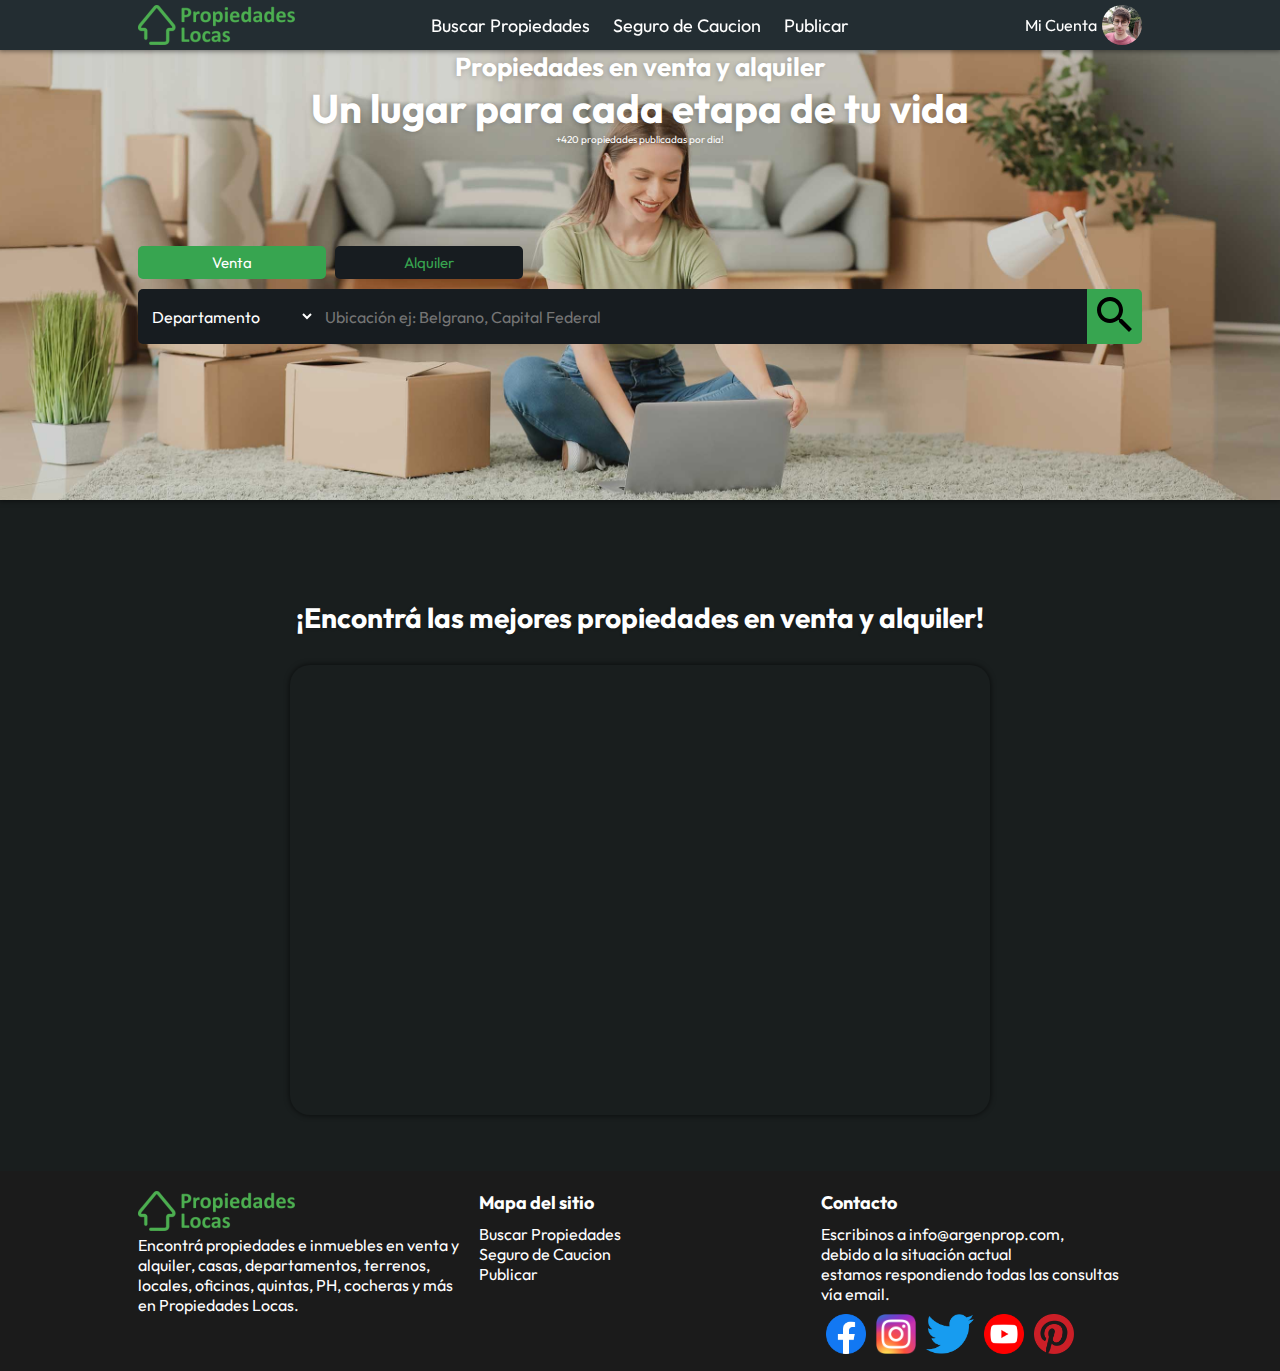
<file: index.html>
<!DOCTYPE html>
<html lang="en">

<head>
    <meta charset="UTF-8">
    <meta http-equiv="X-UA-Compatible" content="IE=edge">
    <meta name="viewport" content="width=device-width, initial-scale=1" />

    <!-- FavIcon -->
    <link rel="icon" type="image/x-icon" href="resources/img/logos/propiedades-locas-icon.png">

    <!-- Incluyo las fonts de google -->
    <link rel="preconnect" href="https://fonts.googleapis.com">
    <link rel="preconnect" href="https://fonts.gstatic.com" crossorigin>
    <link href="https://fonts.googleapis.com/css2?family=Outfit:wght@300&display=swap" rel="stylesheet">

    <!-- Hoja de estilos -->
    <link rel="stylesheet" href="style.css">

    <title>Propiedades Locas</title>
</head>

<body>
    <!-- Header de la pagina, nav bar y perfil de usuario-->
    <header>
        <div class="container">
            <!-- Logo de la empresa, al hacer click te manda al inicio -->
            <a id="inicio" href="index.html">
                <img src="resources/img/logos/propiedades-locas.png" alt="Propiedades Locas">
            </a>
            <!-- Barra de navegacion -->
            <nav>
                <ul>
                    <li><a href="Buscar.html">Buscar Propiedades</a></li>
                    <li><a href="Seguro.html">Seguro de Caucion</a></li>
                    <li><a href="Publicar.html">Publicar</a></li>
                </ul>
            </nav>
            <!-- Perfil logeado en la pagina -->
            <a id="user" href="Perfil.html">
                <span>Mi Cuenta</span>
                <img src="resources/img/users/perfil.jpg" alt="Foto de perfil del usuario">
            </a>
        </div>
    </header>

    <!-- Contenido de la pagina -->
    <main id="index">
        <div class="buscador">
            <div class="container">
                <h1>Propiedades en venta y alquiler</h1>
                <h2>Un lugar para cada etapa de tu vida</h2>
                <p>+420 propiedades publicadas por dia!</p>
                <div class="tipo-operacion">
                    <ul>
                        <li><button class="enfasis">Venta</button></li>
                        <li><button class="oscuro">Alquiler</button></li>
                    </ul>
                </div>
                <div class="buscador-barra">
                    <select>
                        <option value="Departamento">Departamento</option>
                        <option value="PH">PH</option>
                        <option value="Casa">Casa</option>
                        <option value="Quinta">Quinta</option>
                        <option value="Local">Local</option>
                    </select>
                    <input type="text" placeholder="Ubicación ej: Belgrano, Capital Federal">
                    <button class="enfasis">
                        <a href="Buscar.html" class="enfasis">
                            <span>Buscar</span>
                            <a href="Buscar.html"><img alt="Icono buscar"></a>
                        </a>
                    </button>
                </div>
            </div>
        </div>

        <div class="container informacion">
            <h3>¡Encontrá las mejores propiedades en venta y alquiler!</h3>
            <iframe width="700" height="450" src="https://www.youtube.com/embed/bLx0c-dqow8"
                title="YouTube video player" frameborder="0"
                allow="accelerometer; autoplay; clipboard-write; encrypted-media; gyroscope; picture-in-picture"
                allowfullscreen></iframe>
        </div>
    </main>

    <!-- Pie de pagina -->
    <footer>
        <div class="container">
            <div class="footer_tarjeta">
                <a href="index.html">
                    <img src="resources/img/logos/propiedades-locas.png" alt="Propiedades Locas">
                </a>
                <p>
                    Encontrá propiedades e inmuebles en venta y alquiler, casas, departamentos, terrenos, locales,
                    oficinas, quintas, PH, cocheras y más en Propiedades Locas.
                </p>
            </div>

            <div class="footer_tarjeta">
                <h2>Mapa del sitio</h2>
                <ul>
                    <li><a href="Buscar.html">Buscar Propiedades</a></li>
                    <li><a href="Seguro.html">Seguro de Caucion</a></li>
                    <li><a href="Publicar.html"> Publicar</a></li>
                </ul>
            </div>

            <div class="footer_tarjeta" id="contacto">
                <h2>Contacto</h2>
                <p>Escribinos a info@argenprop.com,</p>
                <p>debido a la situación actual</p>
                <p>estamos respondiendo todas las consultas vía email.</p>
                <ul>
                    <li>
                        <a href="https://www.facebook.com/argenprop" target="_blank" rel="noopener noreferrer"><img
                                src="resources/img/logos/facebook-logo.png" alt="Logo de Facebook"></a>
                    </li>
                    <li>
                        <a href="https://www.instagram.com/argenprop" target="_blank" rel="noopener noreferrer"><img
                                src="resources/img/logos/instagram-logo.png" alt="Logo de Instagram"></a>
                    </li>
                    <li>
                        <a href="https://twitter.com/argenprop" target="_blank" rel="noopener noreferrer"><img
                                src="resources/img/logos/twitter-logo.png" alt="Logo de Twitter"></a>
                    </li>
                    <li>
                        <a href="https://www.youtube.com/user/Argenprop" target="_blank" rel="noopener noreferrer"><img
                                src="resources/img/logos/youtube-logo.png" alt="Logo de Youtube"></a>
                    </li>
                    <li>
                        <a href="https://ar.pinterest.com/argenprop" target="_blank" rel="noopener noreferrer"><img
                                src="resources/img/logos/pintrest-logo.png" alt="Logo de Pintrest"></a>
                    </li>
                </ul>
            </div>
        </div>
    </footer>
</body>

</html>
</file>
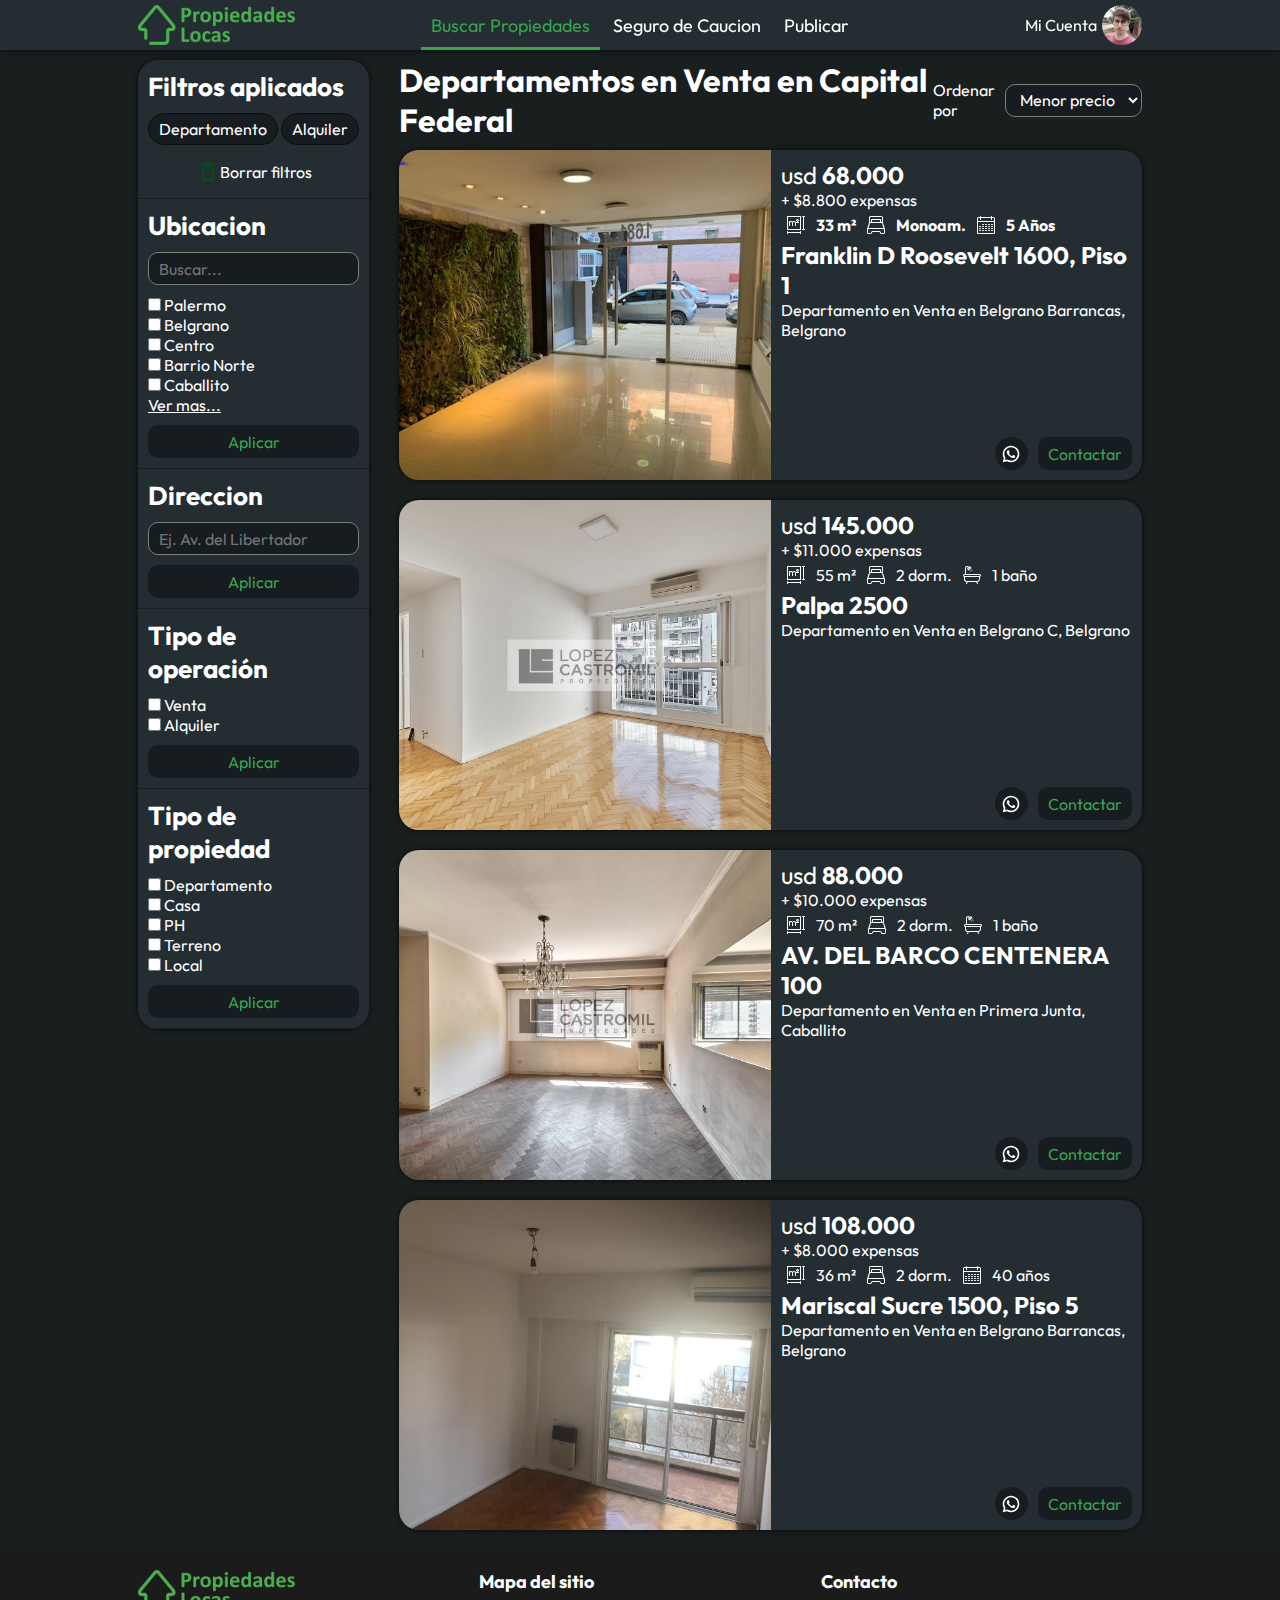
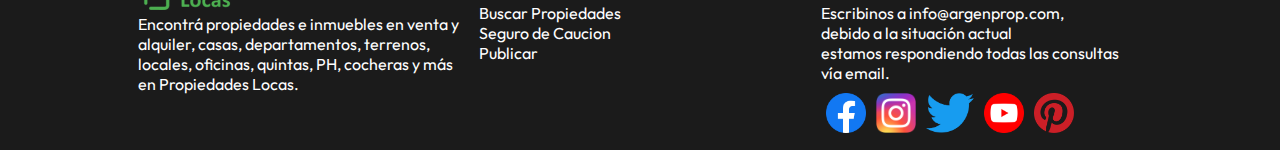
<file: Buscar.html>
<!DOCTYPE html>
<html lang="en">

<head>
    <meta charset="UTF-8">
    <meta http-equiv="X-UA-Compatible" content="IE=edge">
    <meta name="viewport" content="width=device-width, initial-scale=1.0">

    <!-- FavIcon -->
    <link rel="icon" type="image/x-icon" href="resources/img/logos/propiedades-locas-icon.png">

    <!-- Incluyo las fonts de google -->
    <link rel="preconnect" href="https://fonts.googleapis.com">
    <link rel="preconnect" href="https://fonts.gstatic.com" crossorigin>
    <link href="https://fonts.googleapis.com/css2?family=Outfit:wght@300&display=swap" rel="stylesheet">

    <!-- Hoja de estilos -->
    <link rel="stylesheet" href="style.css">

    <title>Propiedades Locas - Buscar propiedades</title>
</head>

<body>
    <!-- Header de la pagina, nav bar y perfil de usuario-->
    <header>
        <div class="container">
            <!-- Logo de la empresa, al hacer click te manda al inicio -->
            <a id="inicio" href="index.html">
                <img src="resources/img/logos/propiedades-locas.png" alt="Propiedades Locas">
            </a>
            <!-- Barra de navegacion -->
            <nav>
                <ul>
                    <li><a href="Buscar.html" id="selected">Buscar Propiedades</a></li>
                    <li><a href="Seguro.html">Seguro de Caucion</a></li>
                    <li><a href="Publicar.html">Publicar</a></li>
                </ul>
            </nav>
            <!-- Perfil logeado en la pagina -->
            <a id="user" href="Perfil.html">
                <span>Mi Cuenta</span>
                <img src="resources/img/users/perfil.jpg" alt="Foto de perfil del usuario">
            </a>
        </div>
    </header>

    <!-- Contenido de la pagina -->
    <main id="buscar">
        <div class="container">
            <!-- Barra lateral con filtros de busqueda -->
            <aside>
                <div class="filtros">
                    <div class="filtros-card">
                        <h2>Filtros aplicados</h2>
                        <ul>
                            <li class="tags">Departamento</span></li>
                            <li class="tags"><span>Alquiler</span></li>
                        </ul>
                        <button class="trans">
                            <img src=" resources/img/buttons/delete_black_green_48dp.svg" alt="Borrar">
                            <span>Borrar filtros</span>
                        </button>
                    </div>

                    <div class="filtros-card">
                        <h2>Ubicacion</h2>
                        <input type="text" placeholder="Buscar...">
                        <ul>
                            <li><label for="check-01">
                                    <input type="checkbox" id="check-01"> Palermo
                                </label></li>
                            <li><label for="check-02">
                                    <input type="checkbox" id="check-02"> Belgrano
                                </label></li>
                            <li><label for="check-03">
                                    <input type="checkbox" id="check-03"> Centro
                                </label></li>
                            <li><label for="check-04">
                                    <input type="checkbox" id="check-04"> Barrio Norte
                                </label></li>
                            <li><label for="check-05">
                                    <input type="checkbox" id="check-05"> Caballito
                                </label></li>
                            <li><a href="">Ver mas...</a></li>
                        </ul>
                        <button>Aplicar</button>
                    </div>

                    <div class="filtros-card">
                        <h2>Direccion</h2>
                        <input type="text" placeholder="Ej. Av. del Libertador">
                        <button>Aplicar</button>
                    </div>

                    <div class="filtros-card">
                        <h2>Tipo de operación</h2>
                        <ul>
                            <li><label for="check-06">
                                    <input type="checkbox" id="check-06"> Venta
                                </label></li>
                            <li><label for="check-07">
                                    <input type="checkbox" id="check-07"> Alquiler
                                </label></li>
                        </ul>
                        <button>Aplicar</button>
                    </div>

                    <div class="filtros-card">
                        <h2>Tipo de propiedad</h2>
                        <ul>
                            <li><label for="check-08">
                                    <input type="checkbox" id="check-08"> Departamento
                                </label></li>
                            <li><label for="check-09">
                                    <input type="checkbox" id="check-09"> Casa
                                </label></li>
                            <li><label for="check-10">
                                    <input type="checkbox" id="check-10"> PH
                                </label></li>
                            <li><label for="check-11">
                                    <input type="checkbox" id="check-11"> Terreno
                                </label></li>
                            <li><label for="check-12">
                                    <input type="checkbox" id="check-12"> Local
                                </label></li>
                        </ul>
                        <button>Aplicar</button>
                    </div>
                </div>
            </aside>

            <!-- Resultados de la busqueda -->
            <section>
                <div class="Buscador">
                    <h1>Departamentos en Venta en Capital Federal</h1>
                    <div class="filtros">
                        <div>
                            <span>Ordenar por</span>
                            <select>
                                <option value="precio-low">Menor precio</option>
                                <option value="precio-big">Mayor precio</option>
                                <option value="time-low">Más nuevos</option>
                                <option value="time-big">Más antiguos</option>
                            </select>
                        </div>
                        <button>
                            <i class="icono-filtros icono-pequeño"></i>
                            <span> Filtros</span>
                        </button>
                    </div>
                </div>

                <div class="tarjetas-container">
                    <div class="tarjeta">
                        <div class="grid">
                            <div class="tarjeta-img">
                                <img src="resources/img/inmuebles/001/01.jpg" alt="Foto preview del departamento 001">
                            </div>
                            <div class="info">
                                <p class="valor">usd <strong>68.000</strong></p>
                                <p class="expensas">+ $8.800 expensas</p>
                                <ul>
                                    <li>
                                        <div class="icono-pequeño icono-superficie"></div>
                                        <strong>33 m²</strong>
                                    </li>
                                    <li>
                                        <div class="icono-pequeño icono-dormitorios"></div>
                                        <strong>Monoam.</strong>
                                    </li>
                                    <li>
                                        <div class="icono-pequeño icono-antiguedad"></div>
                                        <strong>5 Años</strong>
                                    </li>
                                </ul>
                                <h2>Franklin D Roosevelt 1600, Piso 1</h2>
                                <p>Departamento en Venta en Belgrano Barrancas, Belgrano</p>
                                <div class="tarjeta-contact">
                                    <button class="btn-whatsapp"><i class="icono-whatsapp icono-pequeño"></i></button>
                                    <button>Contactar</button>
                                </div>
                            </div>
                        </div>
                    </div>

                    <div class="tarjeta">
                        <div class="grid">
                            <div class="tarjeta-img">
                                <img src="resources/img/inmuebles/002/01.jpg" alt="Foto preview del departamento 002">
                            </div>
                            <div class="info">
                                <p class="valor">usd <strong>145.000</strong></p>
                                <p class="expensas">+ $11.000 expensas</p>
                                <ul>
                                    <li>
                                        <div class="icono-pequeño icono-superficie"></div>
                                        <span>55 m²</span>
                                    </li>
                                    <li>
                                        <div class="icono-pequeño icono-dormitorios"></div>
                                        <span>2 dorm.</span>
                                    </li>
                                    <li>
                                        <div class="icono-pequeño icono-baño"></div>
                                        <span>1 baño</span>
                                    </li>
                                </ul>
                                <h2>Palpa 2500</h2>
                                <p>Departamento en Venta en Belgrano C, Belgrano</p>
                                <div class="tarjeta-contact">
                                    <button class="btn-whatsapp"><i class="icono-whatsapp icono-pequeño"></i></button>
                                    <button>Contactar</button>
                                </div>
                            </div>
                        </div>
                    </div>

                    <div class="tarjeta">
                        <div class="grid">
                            <div class="tarjeta-img">
                                <img src="resources/img/inmuebles/003/01.jpg" alt="Foto preview del departamento 003">
                            </div>
                            <div class="info">
                                <p class="valor">usd <strong>88.000</strong></p>
                                <p class="expensas">+ $10.000 expensas</p>
                                <ul>
                                    <li>
                                        <div class="icono-pequeño icono-superficie"></div>
                                        <span>70 m²</span>
                                    </li>
                                    <li>
                                        <div class="icono-pequeño icono-dormitorios"></div>
                                        <span>2 dorm.</span>
                                    </li>
                                    <li>
                                        <div class="icono-pequeño icono-baño"></div>
                                        <span>1 baño</span>
                                    </li>
                                </ul>
                                <h2>AV. DEL BARCO CENTENERA 100</h2>
                                <p>Departamento en Venta en Primera Junta, Caballito</p>
                                <div class="tarjeta-contact">
                                    <button class="btn-whatsapp"><i class="icono-whatsapp icono-pequeño"></i></button>
                                    <button>Contactar</button>
                                </div>
                            </div>
                        </div>
                    </div>

                    <div class="tarjeta">
                        <div class="grid">
                            <div class="tarjeta-img">
                                <img src="resources/img/inmuebles/004/01.jpg" alt="Foto preview del departamento 004">
                            </div>
                            <div class="info">
                                <p class="valor">usd <strong>108.000</strong></p>
                                <p class="expensas">+ $8.000 expensas</p>
                                <ul>
                                    <li>
                                        <div class="icono-pequeño icono-superficie"></div>
                                        <span>36 m²</span>
                                    </li>
                                    <li>
                                        <div class="icono-pequeño icono-dormitorios"></div>
                                        <span>2 dorm.</span>
                                    </li>
                                    <li>
                                        <div class="icono-pequeño icono-antiguedad"></div>
                                        <span>40 años</span>
                                    </li>
                                </ul>
                                <h2>Mariscal Sucre 1500, Piso 5</h2>
                                <p>Departamento en Venta en Belgrano Barrancas, Belgrano</p>
                                <div class="tarjeta-contact">
                                    <button class="btn-whatsapp"><i class="icono-whatsapp icono-pequeño"></i></button>
                                    <button>Contactar</button>
                                </div>
                            </div>
                        </div>
                    </div>
                </div>
            </section>
        </div>
    </main>

    <!-- Pie de pagina -->
    <footer>
        <div class="container">
            <div class="footer_tarjeta">
                <a href="index.html">
                    <img src="resources/img/logos/propiedades-locas.png" alt="Propiedades Locas">
                </a>
                <p>
                    Encontrá propiedades e inmuebles en venta y alquiler, casas, departamentos, terrenos, locales,
                    oficinas, quintas, PH, cocheras y más en Propiedades Locas.
                </p>
            </div>

            <div class="footer_tarjeta">
                <h2>Mapa del sitio</h2>
                <ul>
                    <li><a href="Buscar.html">Buscar Propiedades</a></li>
                    <li><a href="Seguro.html">Seguro de Caucion</a></li>
                    <li><a href="Publicar.html"> Publicar</a></li>
                </ul>
            </div>

            <div class="footer_tarjeta" id="contacto">
                <h2>Contacto</h2>
                <p>Escribinos a info@argenprop.com,</p>
                <p>debido a la situación actual</p>
                <p>estamos respondiendo todas las consultas vía email.</p>
                <ul>
                    <li>
                        <a href="https://www.facebook.com/argenprop" target="_blank" rel="noopener noreferrer"><img
                                src="resources/img/logos/facebook-logo.png" alt="Logo de Facebook"></a>
                    </li>
                    <li>
                        <a href="https://www.instagram.com/argenprop" target="_blank" rel="noopener noreferrer"><img
                                src="resources/img/logos/instagram-logo.png" alt="Logo de Instagram"></a>
                    </li>
                    <li>
                        <a href="https://twitter.com/argenprop" target="_blank" rel="noopener noreferrer"><img
                                src="resources/img/logos/twitter-logo.png" alt="Logo de Twitter"></a>
                    </li>
                    <li>
                        <a href="https://www.youtube.com/user/Argenprop" target="_blank" rel="noopener noreferrer"><img
                                src="resources/img/logos/youtube-logo.png" alt="Logo de Youtube"></a>
                    </li>
                    <li>
                        <a href="https://ar.pinterest.com/argenprop" target="_blank" rel="noopener noreferrer"><img
                                src="resources/img/logos/pintrest-logo.png" alt="Logo de Pintrest"></a>
                    </li>
                </ul>
            </div>
        </div>
    </footer>
</body>

</html>
</file>
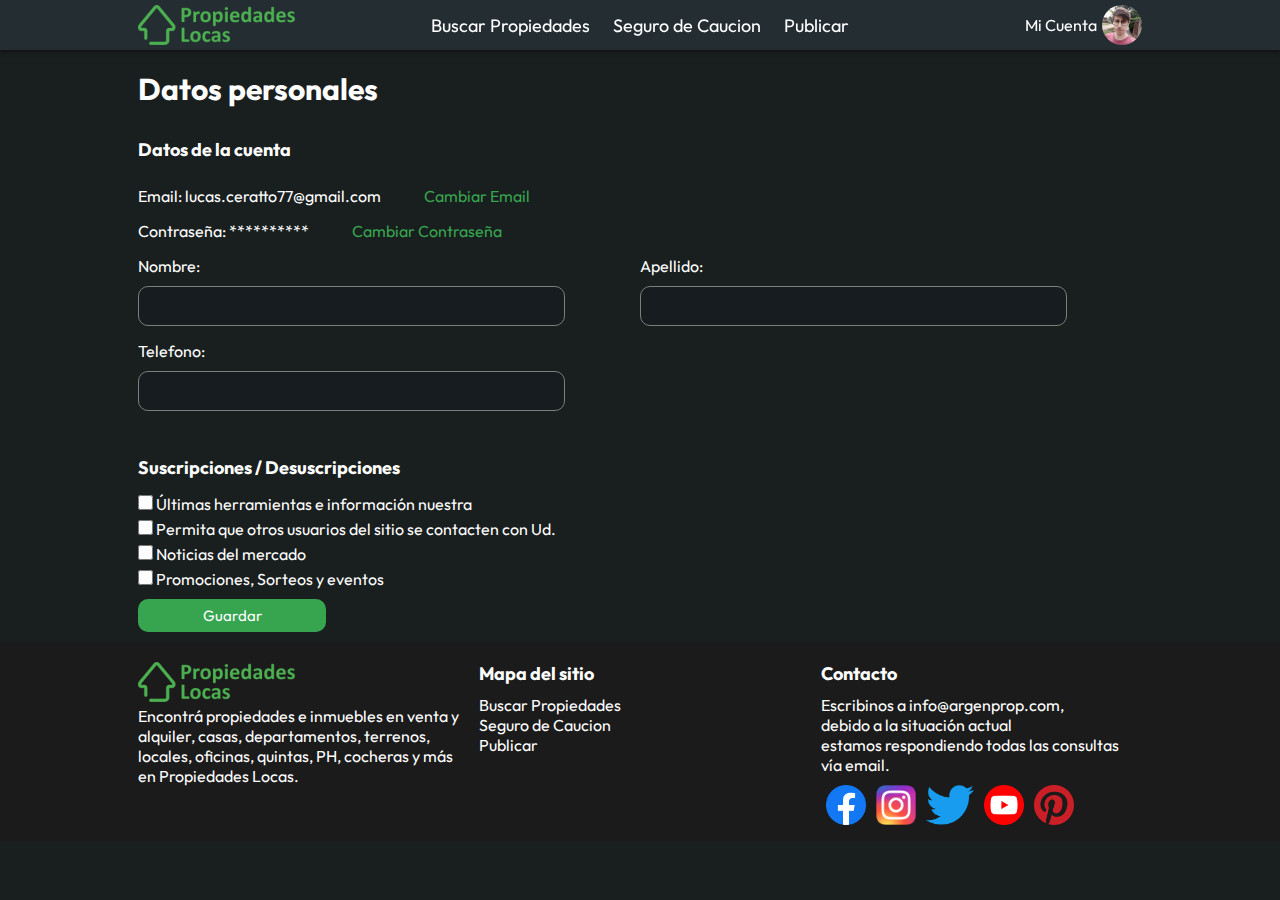
<file: Perfil.html>
<!DOCTYPE html>
<html lang="en">

<head>
    <meta charset="UTF-8">
    <meta http-equiv="X-UA-Compatible" content="IE=edge">
    <meta name="viewport" content="width=device-width, initial-scale=1.0">

    <!-- FavIcon -->
    <link rel="icon" type="image/x-icon" href="resources/img/logos/propiedades-locas-icon.png">

    <!-- Incluyo las fonts de google -->
    <link rel="preconnect" href="https://fonts.googleapis.com">
    <link rel="preconnect" href="https://fonts.gstatic.com" crossorigin>
    <link href="https://fonts.googleapis.com/css2?family=Outfit:wght@300&display=swap" rel="stylesheet">

    <!-- Hoja de estilos -->
    <link rel="stylesheet" href="style.css">

    <title>Propiedades Locas - Configuracion de perfil</title>
</head>

<body>
    <!-- Header de la pagina, nav bar y perfil de usuario-->
    <header>
        <div class="container">
            <!-- Logo de la empresa, al hacer click te manda al inicio -->
            <a id="inicio" href="index.html">
                <img src="resources/img/logos/propiedades-locas.png" alt="Propiedades Locas">
            </a>
            <!-- Barra de navegacion -->
            <nav>
                <ul>
                    <li><a href="Buscar.html">Buscar Propiedades</a></li>
                    <li><a href="Seguro.html">Seguro de Caucion</a></li>
                    <li><a href="Publicar.html">Publicar</a></li>
                </ul>
            </nav>
            <!-- Perfil logeado en la pagina -->
            <a id="user" href="Perfil.html">
                <span>Mi Cuenta</span>
                <img src="resources/img/users/perfil.jpg" alt="Foto de perfil del usuario">
            </a>
        </div>
    </header>

    <!-- Contenido de la pagina -->
    <main id="profile">
        <div class="container">
            <h1>Datos personales</h1>
            <h2>Datos de la cuenta</h2>

            <div id="email">
                <span>Email: lucas.ceratto77@gmail.com</span>
                <a href="">Cambiar Email</a>
            </div>

            <div id="password">
                <span>Contraseña: **********</span>
                <a href="">Cambiar Contraseña</a>
            </div>

            <div class="grid-container">
                <div class="grid-item">
                    <span>Nombre:</span><br>
                    <input type="text">
                </div>
                <div class="grid-item">
                    <span>Apellido:</span><br>
                    <input type="text">
                </div>
                <div class="grid-item">
                    <span>Telefono:</span><br>
                    <input type="text">
                </div>
            </div>

            <h2>Suscripciones / Desuscripciones</h2>
            <ul>
                <li><label for="option-1"><input type="checkbox" id="option-1"> Últimas herramientas e
                        información nuestra</label></li>
                <li><label for="option-2"><input type="checkbox" id="option-2"> Permita que otros usuarios del
                        sitio se contacten con Ud.</label></li>
                <li><label for="option-3"><input type="checkbox" id="option-3"> Noticias del mercado</label>
                </li>
                <li><label for="option-4"><input type="checkbox" id="option-4"> Promociones, Sorteos y
                        eventos</label></li>
            </ul>
            <button class="enfasis">Guardar</button>
        </div>
    </main>

    <!-- Pie de pagina -->
    <footer>
        <div class="container">
            <div class="footer_tarjeta">
                <a href="index.html">
                    <img src="resources/img/logos/propiedades-locas.png" alt="Propiedades Locas">
                </a>
                <p>
                    Encontrá propiedades e inmuebles en venta y alquiler, casas, departamentos, terrenos, locales,
                    oficinas, quintas, PH, cocheras y más en Propiedades Locas.
                </p>
            </div>

            <div class="footer_tarjeta">
                <h2>Mapa del sitio</h2>
                <ul>
                    <li><a href="Buscar.html">Buscar Propiedades</a></li>
                    <li><a href="Seguro.html">Seguro de Caucion</a></li>
                    <li><a href="Publicar.html"> Publicar</a></li>
                </ul>
            </div>

            <div class="footer_tarjeta" id="contacto">
                <h2>Contacto</h2>
                <p>Escribinos a info@argenprop.com,</p>
                <p>debido a la situación actual</p>
                <p>estamos respondiendo todas las consultas vía email.</p>
                <ul>
                    <li>
                        <a href="https://www.facebook.com/argenprop" target="_blank" rel="noopener noreferrer"><img
                                src="resources/img/logos/facebook-logo.png" alt="Logo de Facebook"></a>
                    </li>
                    <li>
                        <a href="https://www.instagram.com/argenprop" target="_blank" rel="noopener noreferrer"><img
                                src="resources/img/logos/instagram-logo.png" alt="Logo de Instagram"></a>
                    </li>
                    <li>
                        <a href="https://twitter.com/argenprop" target="_blank" rel="noopener noreferrer"><img
                                src="resources/img/logos/twitter-logo.png" alt="Logo de Twitter"></a>
                    </li>
                    <li>
                        <a href="https://www.youtube.com/user/Argenprop" target="_blank" rel="noopener noreferrer"><img
                                src="resources/img/logos/youtube-logo.png" alt="Logo de Youtube"></a>
                    </li>
                    <li>
                        <a href="https://ar.pinterest.com/argenprop" target="_blank" rel="noopener noreferrer"><img
                                src="resources/img/logos/pintrest-logo.png" alt="Logo de Pintrest"></a>
                    </li>
                </ul>
            </div>
        </div>
    </footer>
</body>

</html>
</file>
<file: style.css>
/* # General
================================ */
:root {
    --shadow: rgba(0, 0, 0, 0.2);
    --color-verde-claro: rgb(55, 165, 80);
    --color-verde-oscuro: rgb(5, 80, 25);

    --color-background-header: rgb(35, 45, 50);
    --color-background-main: rgb(25, 30, 30);
    --color-background-footer: rgb(27, 27, 27);

    --color-gris-claro: rgb(235, 235, 235);
    --color-texto: white;
    --color-input-background-color: rgb(23, 28, 32);
    --color-input-placeholder-color: rgb(120, 130, 120);

    --border-preview: 1px solid white;
    --border-tags-oscuro: 1px solid rgb(10,15,10);

    --box-shadow-border: 0px 0px 5px 1px rgba(0, 0, 0, 0.5);

    /* Medidas */
    --border-radius-pequeño: 5px;
    --border-radius-medio: 10px;
    --border-radius-grande: 20px;
    --scroll-bar-width: 10px;
}

::-webkit-scrollbar {
    width: var(--scroll-bar-width);
}

::-webkit-scrollbar-track {
    border-left: 1px solid black;
    background: rgb(10, 15, 15);
}

::-webkit-scrollbar-thumb {
    border-left: 1px solid black;
    background: var(--color-verde-claro);
}

::-webkit-scrollbar-thumb:hover {
    border-left: 1px solid black;
    background: var(--color-verde-oscuro);
}

* {
    font-family: 'Outfit', sans-serif;
    box-sizing: border-box;
    margin: 0;
    padding: 0;
    list-style: none;
    outline: none;
    color: var(--color-texto);
    /* border: var(--border-preview); */
}

body {
    background-color: var(--color-background-main);
}

main {
    margin-top: 50px;
}

/* # Componentes
================================ */
li {
    display: inline-block;
}

input[type="text"], select, button {
    border: 1px solid var(--color-input-placeholder-color);
    border-radius: var(--border-radius-medio);
    height: 33px;
    display: flex;
    align-items: center;
    justify-content: center;
}

input[type="text"]::placeholder {
  color: rgb(--color-input-placeholder-color);
}

input[type="text"], select {
    background-color: var(--color-input-background-color);
    font-size: 16px;
    padding: 0px 10px;
}

input[type="text"]:focus {
    border: 1px solid var(--color-verde-oscuro);
}

button {
    font-size: 1rem;
    border-width: 0px;
    padding: 0px 10px;
    background-color: var(--color-input-background-color);
    color: var(--color-verde-claro);
}

button img {
    height: 24px;
}

button.enfasis {
    background-color: var(--color-verde-claro);
    color: var(--color-texto);
}

button.enfasis:hover,
button:hover {
    background-color: var(--color-verde-oscuro);
    color: var(--color-texto);
}

button.trans {
    background-color: transparent;
    color: var(--color-verde-claro);
}

button.trans:hover {
    background-color: transparent;
    border: 2px solid var(--color-verde-claro);
}

/* # Clases
================================ */
.container {
    margin: 0 auto;
}

.tags {
    background-color: var(--color-input-background-color);
    border: var(--border-tags-oscuro);
    border-radius: var(--border-radius-grande);
    padding: 5px 10px;
}

/* # Iconos
================================ */
.icono-pequeño {
    height: 20px;
    width: 20px;
}

.icono-grande {
    height: 40px;
    width: 40px;
}

.icono-superficie {
    background-image: url(resources/img/inmuebles/icons/004_square_meter.svg);
    background-repeat: no-repeat;
    background-size: cover;
}

.icono-dormitorios {
    background-image: url(resources/img/inmuebles/icons/001_bed.svg);
    background-repeat: no-repeat;
    background-size: cover;
}

.icono-antiguedad {
    background-image: url(resources/img/inmuebles/icons/009_calendar.svg);
    background-repeat: no-repeat;
    background-size: cover;
}

.icono-baño {
    background-image: url(resources/img/inmuebles/icons/003_bath.svg);
    background-repeat: no-repeat;
    background-size: cover;
}

.icono-whatsapp {
    background-image: url(resources/img/svg/whatsapp.svg);
    background-repeat: no-repeat;
    background-size: cover;
}

.icono-filtros {
    background-image: url(resources/img/svg/filter_list_white_24dp.svg);
    background-repeat: no-repeat;
    background-size: cover;
}

/* # Header
================================ */
header {
    position: fixed;
    top: 0;
    left: 0;
    right: 0;
    z-index: 1;
    background-color: var(--color-background-header);
    color: white;
    box-shadow: var(--box-shadow-border);
}

header .container {
    display: grid;
    grid-template-columns: 200px auto 200px;
    grid-template-rows: 50px;
    align-items: center;
}

header #inicio {
    display: flex;
    align-items: center;
}

header nav {
    display: inline-block;
    justify-self: center;
    color: black;
}

header nav a {
    padding: 10px;
    border-bottom: 3px solid transparent;
    font-size: large;
}

header nav a:hover {
    color: var(--color-verde-claro);
    border-bottom: 3px solid var(--color-verde-claro);
}

header nav a#selected {
    color: var(--color-verde-claro);
    border-bottom: 3px solid var(--color-verde-claro);
}

header a,
header a:link,
header a:visited {
    color: var(--color-texto);
    text-decoration: none;
}

header #user {
    display: flex;
    justify-content: right;
    align-items: center;
    grid-gap: 5px;
}

header #user img {
    height: 40px;
    border-radius: 100%;
    border-width: 0rem;
}

/* # Main#index
================================ */
main#index .buscador {
    background-image: url(resources/img/jpg/image-hero-a.jpg);
    background-size: cover;
    background-position: center;
    background-repeat: no-repeat;
    box-shadow: var(--box-shadow-border);
    height: 450px;
}

main#index .buscador h1,
main#index .buscador h2,
main#index .buscador p {
    text-shadow: -1px 1px 5px var(--shadow);
    text-align: center;
}

main#index .buscador h1 {
    font-size: 26px;
}

main#index .buscador h2 {
    font-size: 40px;
}

main#index .buscador p {
    font-size: 10px;
}

/* css para los botones para tipo de operacion */
main#index .tipo-operacion {
    padding-top: 100px;
    padding-bottom: 10px;
}

main#index .tipo-operacion button {
    border-radius: var(--border-radius-pequeño);
    margin-right: 6px;
    width: 188px;
    font-size: 15px;
}

main#index .buscador-barra {
    display: grid;
    grid-template-columns: 177px auto 55px;
    height: 55px;
    font-size: 16px;
}

main#index .buscador-barra select,
main#index .buscador-barra input,
main#index .buscador-barra button {
    border-width: 0px;
    height: 55px;
    font-size: 16px;
}

main#index .buscador-barra select {
    border-top-left-radius: var(--border-radius-pequeño);
    border-top-right-radius: 0px;
    border-bottom-left-radius: var(--border-radius-pequeño);
    border-bottom-right-radius: 0px;
    padding: 10px;
}

main#index .buscador-barra select:focus {
    border-bottom-left-radius: 0px;
}

main#index .buscador-barra input {
    border-radius: 0px;
    padding: 0px 10px;
}

main#index .buscador-barra button {
    border-top-left-radius: 0px;
    border-bottom-left-radius: 0px;
    border-top-right-radius: var(--border-radius-pequeño);;
    border-bottom-right-radius: var(--border-radius-pequeño);;
}

main#index .buscador-barra button span {
    display: none;
}

main#index .buscador-barra button img {
    content:url(resources/img/buttons/search_black_48dp.svg);
}

main#index .buscador-barra button:hover img {
    content:url(resources/img/buttons/search_white_48dp.svg);
}

main#index .informacion {
    display: block;
    padding-top: 100px;
    font-size: 24px;
    text-align: center;
}

main#index .informacion h3 {
    color: white;
    text-shadow: -1px 1px 3px var(--shadow);
    text-align: center;
    margin-bottom: 30px;
}

main#index .informacion iframe {
    margin-bottom: 50px;
    max-width: 100%;
    width: 700px;
    height: 450px;
    border-radius: var(--border-radius-grande);
    box-shadow: var(--box-shadow-border);
}

/* # main#buscar
================================ */
main#buscar .container {
    display: flex;
    justify-content: space-between;
}

main#buscar aside {
    width: calc(25% - 20px);
}

main#buscar aside {
    display: inline-block;
    padding: 10px 0px;
    vertical-align: top;
}

main#buscar aside li {
    display: block;
}

main#buscar aside li.tags {
    display: inline-block;
}

main#buscar aside .filtros {
    display: block;
    box-shadow: var(--box-shadow-border);
    background-color: var(--color-background-header);
    border-radius: var(--border-radius-grande);
    justify-content: space-between;
}

main#buscar aside .filtros .filtros-card {
    padding: 10px;
    border-bottom: 1px solid var(--color-background-main);
}

main#buscar aside .filtros ul,
main#buscar aside .filtros input[type="text"],
main#buscar aside .filtros h2 {
    margin-bottom: 10px;
}

main#buscar aside .filtros h2{
    font-size: 26px;
}

main#buscar aside .filtros input[type="text"],
main#buscar aside .filtros button {
    width: 100%;
}

main#buscar section {
    display: inline-block;
    width: 74%;
    margin-bottom: 10px;
    text-align: 0;
}

main#buscar section .Buscador {
    display: flex;
    justify-content: space-between;
    align-items: center;
    margin-top: 10px;
}

main#buscar section .Buscador .filtros {
    display: flex;
    justify-content: space-around;
    align-items: center;
}

main#buscar section .Buscador .filtros div {
    display: flex;
    justify-content: center;
    align-items: center;
}

main#buscar section .Buscador .filtros div span {
    margin-right: 10px;
}

main#buscar section .Buscador .filtros button {
    border: 1px solid var(--color-input-placeholder-color);
    margin-left: 10px;
}

main#buscar section .tarjetas-container {
    display: flex;
    flex-wrap: wrap;
    justify-content: space-around;
}

main#buscar section .tarjeta {
    box-shadow: var(--box-shadow-border);
    background-color: var(--color-background-header);
    border: 0px solid black;
    border-radius: var(--border-radius-grande);
    display: inline-block;
    margin: 10px 0px 10px 0px;
    overflow: hidden;
}

main#buscar section .tarjeta .grid {
    display: grid;
    grid-template-columns: 50% 50%;
    grid-template-rows: 330px;
}

main#buscar section .tarjeta img {
    max-width: 100%;
    height: 100%;
    object-fit: cover;
    margin: 0px auto;
}

main#buscar section .tarjeta div.tarjeta-img {
    background-color: black;
    overflow: hidden;
    text-align: center;
}

main#buscar section .tarjeta div.info {
    position: relative;
    display: flex;
    flex-direction: column;
    padding: 10px;
    text-overflow: ellipsis;
    overflow: hidden;
}

main#buscar section .tarjeta div.info .valor {
    font-size: 1.5rem;
}

main#buscar section .tarjeta div.info .expensas {
    font-size: 1rem;
}

main#buscar section .tarjeta div.info ul,
main#buscar section .tarjeta div.info li {
    display: flex;
    flex-direction: row;
    align-items: center;
}

main#buscar section .tarjeta div.info li * {
    margin: 5px;
}

main#buscar section .tarjeta div.info .tarjeta-contact {
    display: flex;
    justify-content: right;
    position: absolute;
    left: 10px;
    right: 10px;
    bottom: 10px;
}

main#buscar section .tarjeta div.info .tarjeta-contact button {
    margin-left: 10px;
}

main#buscar section .tarjeta div.info .tarjeta-contact button.btn-whatsapp {
    border-radius: 100%;
    width: 33px;
    padding: 0;
}

/* # main#seguro
================================ */
main#seguro .container {
    position:static;
    top: 100px;
    background-color: red;
}

/* # main#profile
================================ */
main#profile {
    color: var(--color-texto);
}

main#profile h1 {
    padding: 20px 0px;
    font-size: 30px;
}

main#profile h2 {
    padding: 10px 0px;
    font-size: 18px;
}

main#profile #email,
main#profile #password {
    margin: 15px 0px;
}

main#profile #email span,
main#profile #password span {
    margin-right: 20px;
}

main#profile #email a,
main#profile #password a {
    color: var(--color-verde-claro);
    margin: 0px 20px;
    padding: 10px 0px;
    text-decoration: none;
}

main#profile #email a:hover,
main#profile #password a:hover {
    margin: 0px 20px;
    padding: 10px 0px;
    text-decoration: underline;
}

main#profile .grid-container {
    display: grid;
    grid-template-columns: repeat(2, auto);
    grid-template-rows: repeat(2, auto);
    padding-bottom: 20px;
}

main#profile .grid-item {
    margin-bottom: 15px;
}

main#profile .grid-item input[type="text"] {
    display: grid;
    margin-top: 10px;
    padding: 0px 15px;
    height: 40px;
    width: 85%;
    border-width: 1px;
    border-style: solid;
    border-radius: var(--border-radius-medio);
    outline: none;
}

main#profile .container ul {
    list-style: unset;
}

main#profile .container li {
    margin: 5px 0px;
    display: block;
}

main#profile .container li input {
    height: 15px;
    width: 15px;
}

main#profile .container button {
    margin: 10px 0px;
    border-radius: var(--border-radius-medio);
    width: 188px;
    font-size: 15px;
}

/* # footer
================================ */
footer {
    background-color: var(--color-background-footer);
}

footer img {
    height: 40px;
}

footer .container {
    display: grid;
    align-items: start;
    grid-template-columns: repeat(3, 1fr);
    grid-template-rows: auto;
    min-height: 200px;
    column-gap: 20px;
}

footer .footer_tarjeta {
    display: flex;
    flex-direction: column;
    margin-top: 20px;
}

footer h2 {
    color: white;
    font-size: 18px;
    margin-bottom: 10px;
}

footer ul {
    list-style: none;
    vertical-align: baseline;
}

footer li {
    display: block;
}

footer #contacto li {
    float: left;
    margin: 5px;
    margin-top: 10px;
}

footer a, footer a:link, footer a:visited {
    color: white;
    text-decoration: none;
}

footer li a:hover {
    color: rgb(75, 175, 80);
}

/* # media query :: general
================================ */
@media screen and (min-width: 1025px) {
    .container {
        padding: 0px 10px;
        width: 1024px;
    }
}
@media screen and (min-width: 769px) and (max-width: 1024px) {
    .container {
        padding: 0px 10px;
        margin: 0px;
    }
}
@media screen and (min-width: 426px) and (max-width: 768px) {
    .container {
        padding: 0px 10px;
        margin: 0px;
    }
}
@media screen and (max-width: 425px) {
    .container {
        padding: 0px 10px;
        margin: 0px;
    }
}

/* # media query :: header
================================ */
@media screen and (min-width: 801px) and (max-width: 875px) {
    header .container {
        grid-template-columns: 170px auto 170px;
    }
}
@media screen and (min-width: 681px) and (max-width: 800px) {
    header .container {
        grid-template-columns: 155px auto 140px;
    }
    header nav a {
        padding: 13px;
        font-size: small;
    }
}
@media screen and (max-width: 680px) {
    header {
        padding: 10px;
    }

    header .container {
        display: flex;
        flex-direction: column;
    }

    header #inicio,
    header #user,
    header nav {
        width: 200px;
    }

    header ul {
        margin: 10px 0;
    }

    header li {
        display: flex;
        flex-direction: column;
    }

    header nav a {
        border: 2px solid transparent;
        border-radius: var(--border-radius-medio);
    }

    header nav a:hover {
        border: 2px solid var(--color-verde-oscuro);
        color: var(--color-verde-claro);
    }

    header nav a#selected {
        border: 2px solid var(--color-verde-oscuro);
        color: var(--color-verde-claro);
    }

    header #inicio {
        margin-left: 20px;
    }

    header #user {
        margin-left: 20px;
        flex-direction: row-reverse;
        justify-content: start;
    }
}

/* # main
================================ */
@media screen and (max-width: 680px) {
    main {
        margin-top: 261px;
    }
}

/* # index
================================ */
@media screen and (max-width: 650px) {
    main#index .tipo-operacion {
        padding-top: 40px;
    }

    main#index .buscador-barra {
        display: flex;
        flex-direction: column;
    }

    main#index .tipo-operacion li {
        border-radius: var(--border-radius-medio);
        width: 100%;
    }

    main#index .tipo-operacion h2 {
        width: 100%;
    }

    main#index .buscador-barra input,
    main#index .buscador button {
        border-radius: var(--border-radius-medio);
        margin-top: 10px;
        padding: 10px;
        width: 100%;
    }

    main#index .buscador-barra select {
        border-radius: var(--border-radius-medio);
        width: 100%;
    }

    main#index .buscador-barra button span {
        display: inline-block;
    }

    main#index .buscador-barra button img {
        display: none;
    }

    main#index .informacion iframe {
        border-radius: var(--border-radius-medio);
        width: 100%;
    }
}
@media screen and (max-width: 375px) {
    main#index .buscador {
        height: 530px;
    }
}

/* # buscar
================================ */
@media screen and (min-width: 1025px) {
    main#buscar section .Buscador button {
        display: none;
    }
}

@media screen and (max-width: 1024px) {
    main#buscar aside {
        display: none;
    }

    main#buscar section .buscador button {
        display: block;
    }

    main#buscar section {
        width: 100%;
    }
}

@media screen and (max-width: 850px) {
    main#buscar section .Buscador {
        flex-direction: column;
    }

    main#buscar section .Buscador h1 {
        margin-bottom: 10px;
    }
}

@media screen and (max-width: 800px) {
    main#buscar section .tarjeta {
        width: calc((100% / 2) - 20px);
    }

    main#buscar section .tarjeta .grid {
        grid-template-columns: 100%;
        grid-template-rows: repeat(2, 250px);
    }
}

@media screen and (max-width: 680px) {
    main#buscar section .tarjeta {
        width: 100%;
    }

    main#buscar section .tarjeta .grid {
        grid-template-columns: 100%;
        grid-template-rows: repeat(2, 250px);
    }
}

@media screen and (max-width: 350px) {
    main#buscar section .Buscador .filtros {
        flex-direction: column;
    }

    main#buscar section .Buscador .filtros button {
        margin-top: 10px;
    }
}

/* # footer
================================ */
@media screen and (max-width: 680px) {
    footer .container {
        display: flex;
        flex-direction: column;
    }

    footer .container div {
        height: 100px;
    }
}
</file>
